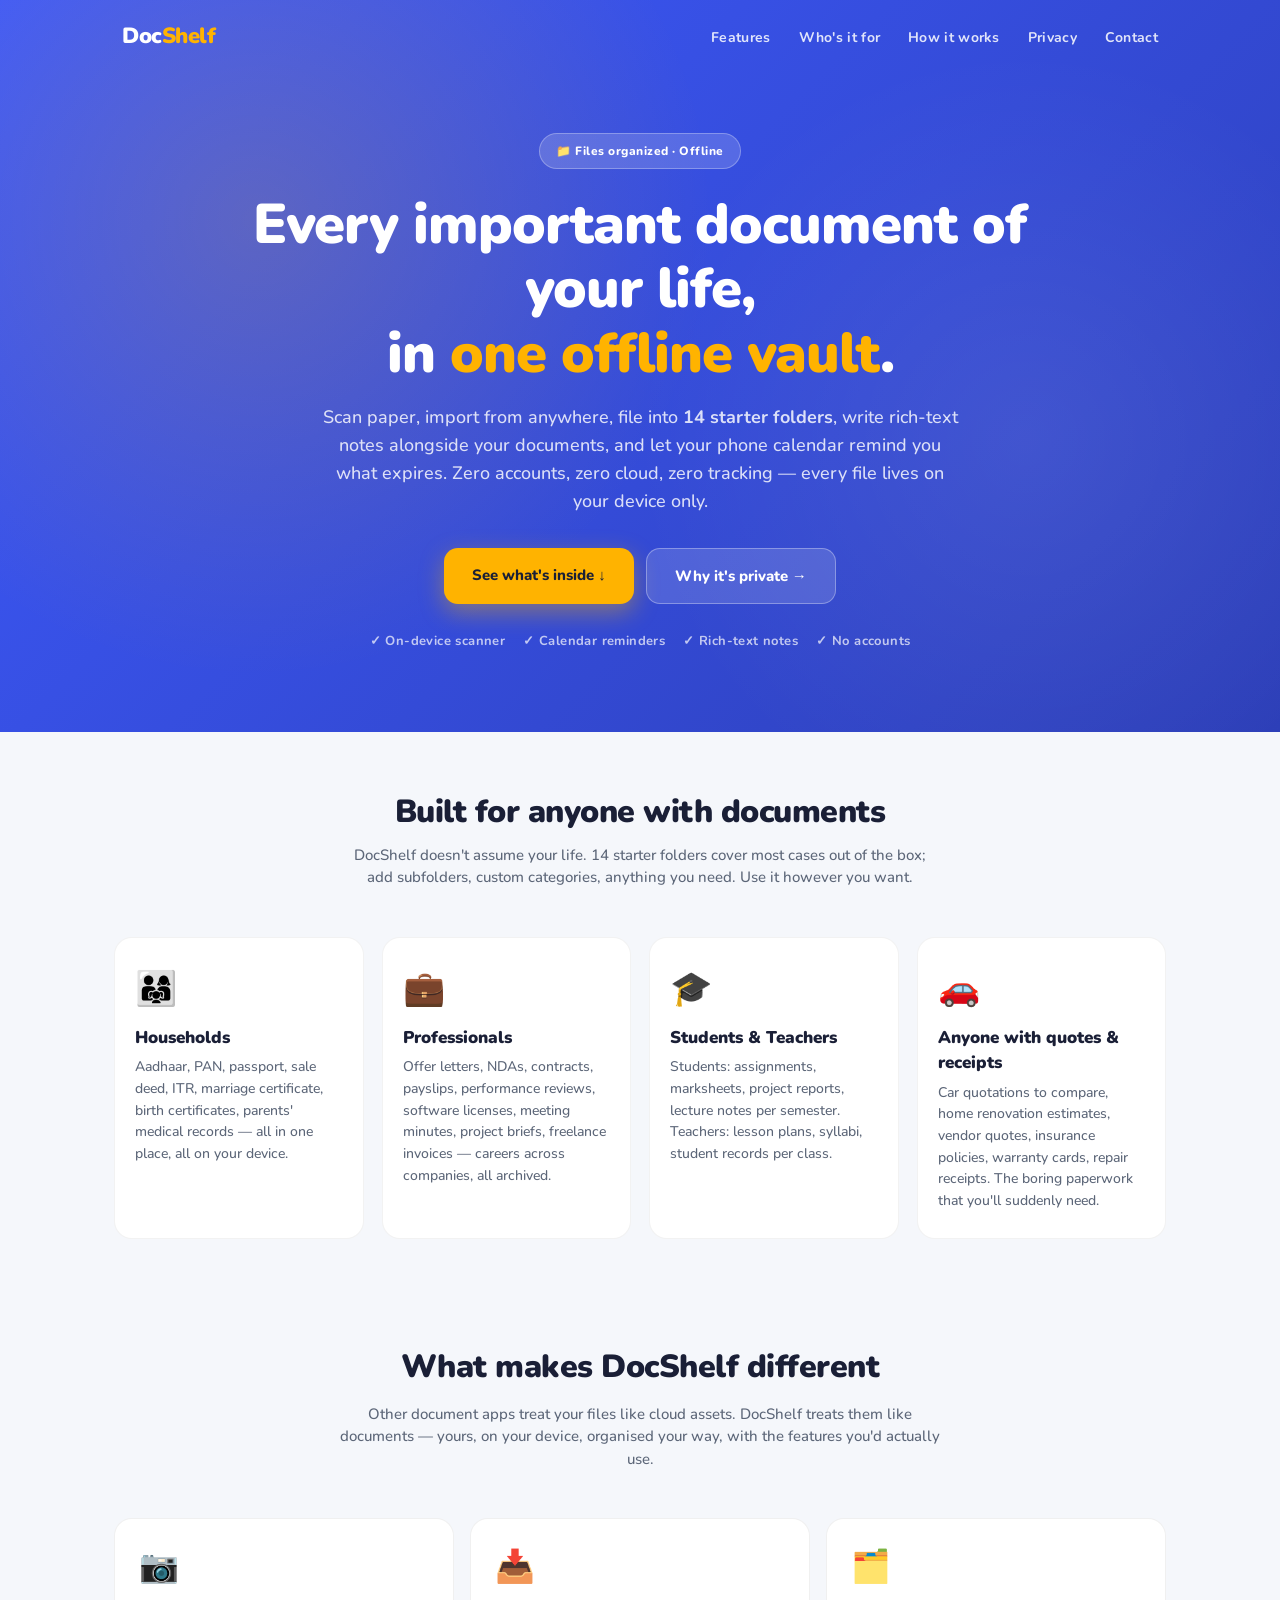
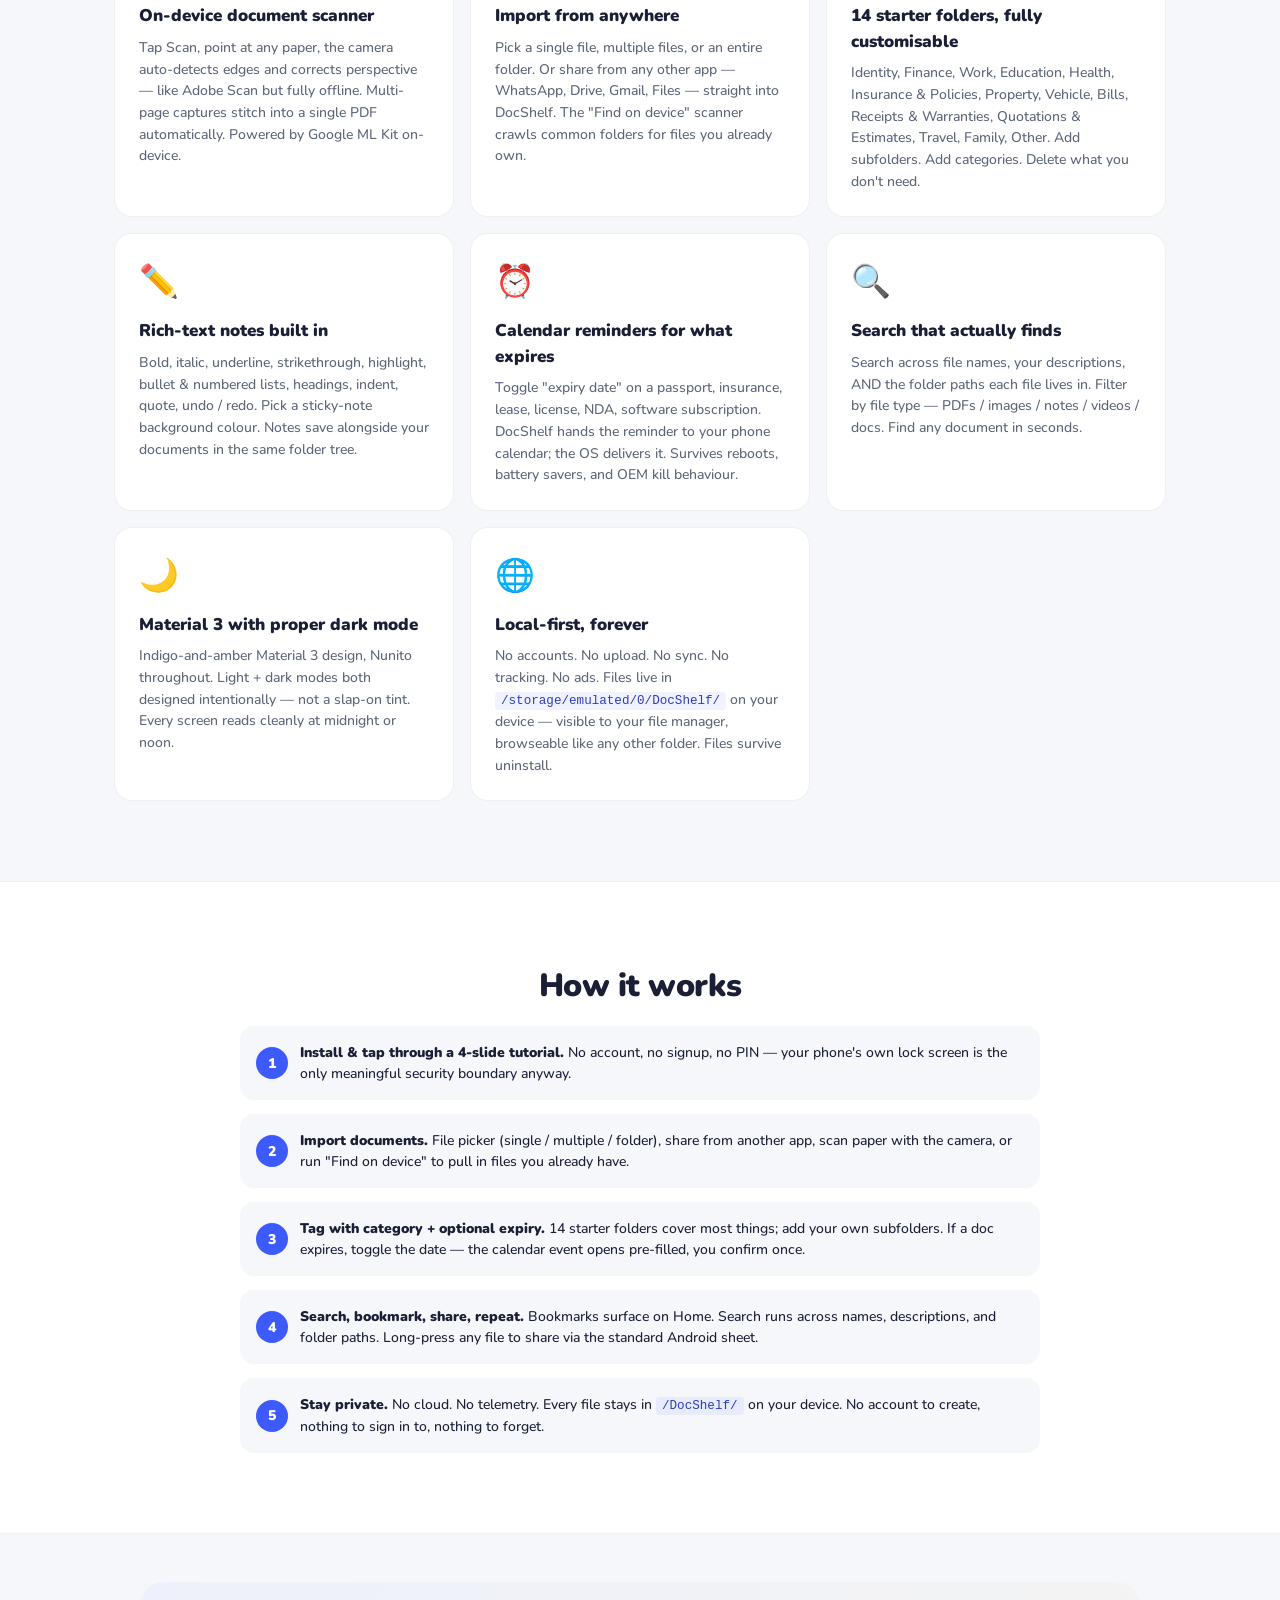
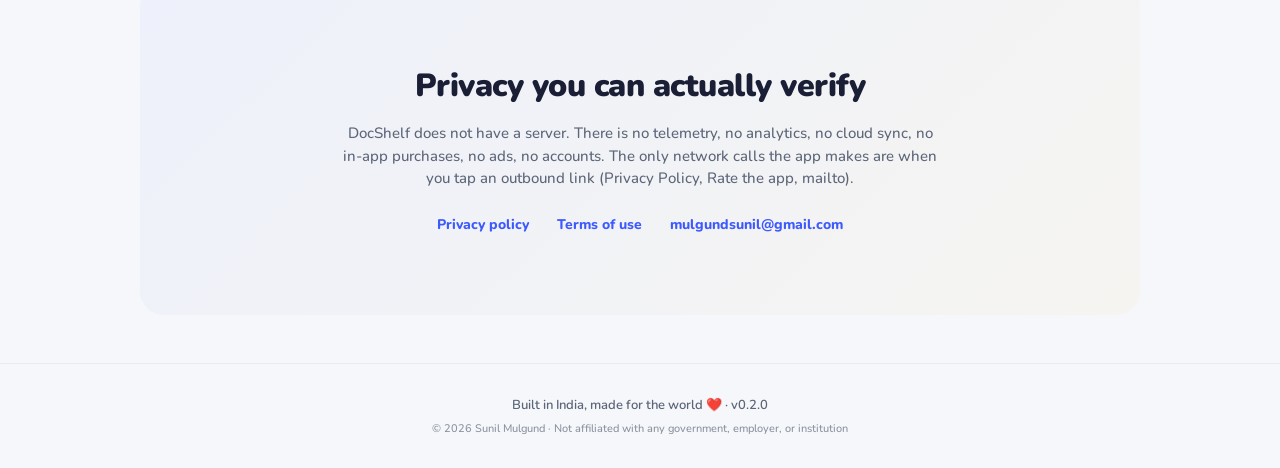
<file: docs/index.html>
<!doctype html>
<html lang="en">
<head>
  <meta charset="utf-8" />
  <meta name="viewport" content="width=device-width, initial-scale=1" />
  <title>DocShelf — Files organized · Offline</title>
  <meta name="description" content="DocShelf is a privacy-first document vault. Scan paper, import from anywhere, organise into 14 starter folders, write rich-text notes, and let your phone calendar remind you what expires. Local-first. No accounts. No cloud. No ads." />
  <meta name="theme-color" content="#3D5AFE" />
  <meta property="og:title" content="DocShelf — Files organized · Offline" />
  <meta property="og:description" content="Every important document of your life in one offline vault on your phone. Scan, organise, remind — without a single byte leaving your device." />
  <meta property="og:type" content="website" />
  <meta property="og:url" content="https://mulgundsunil1918.github.io/Docshelf/" />
  <link rel="preconnect" href="https://fonts.googleapis.com">
  <link rel="preconnect" href="https://fonts.gstatic.com" crossorigin>
  <link href="https://fonts.googleapis.com/css2?family=Nunito:wght@400;500;600;700;800;900&display=swap" rel="stylesheet">
  <link rel="stylesheet" href="style.css" />
  <link rel="icon" href="favicon.svg" type="image/svg+xml" />
</head>
<body>

<header class="hero">
  <nav class="nav">
    <a class="brand" href="./">
      <span class="brand-doc">Doc</span><span class="brand-shelf">Shelf</span>
    </a>
    <div class="nav-links">
      <a href="#features">Features</a>
      <a href="#who">Who's it for</a>
      <a href="#how">How it works</a>
      <a href="#privacy">Privacy</a>
      <a href="mailto:mulgundsunil@gmail.com">Contact</a>
    </div>
  </nav>

  <div class="hero-content">
    <span class="badge">📁  Files organized · Offline</span>
    <h1>
      Every important document of your life,<br>
      in <span class="hl">one offline vault</span>.
    </h1>
    <p class="lead">
      Scan paper, import from anywhere, file into <strong>14 starter folders</strong>,
      write rich-text notes alongside your documents, and let your phone calendar
      remind you what expires. Zero accounts, zero cloud, zero tracking — every
      file lives on your device only.
    </p>
    <div class="cta-row">
      <a class="cta-primary" href="#features">
        See what's inside ↓
      </a>
      <a class="cta-secondary" href="#privacy">
        Why it's private →
      </a>
    </div>
    <ul class="pillars">
      <li>✓ On-device scanner</li>
      <li>✓ Calendar reminders</li>
      <li>✓ Rich-text notes</li>
      <li>✓ No accounts</li>
    </ul>
  </div>
</header>

<main>

<section id="who" class="who">
  <h2>Built for anyone with documents</h2>
  <p class="section-lead">
    DocShelf doesn't assume your life. 14 starter folders cover most cases out
    of the box; add subfolders, custom categories, anything you need. Use it
    however you want.
  </p>
  <div class="who-grid">
    <div class="who-card">
      <div class="who-icon">👨‍👩‍👧</div>
      <h3>Households</h3>
      <p>Aadhaar, PAN, passport, sale deed, ITR, marriage certificate, birth certificates, parents' medical records — all in one place, all on your device.</p>
    </div>
    <div class="who-card">
      <div class="who-icon">💼</div>
      <h3>Professionals</h3>
      <p>Offer letters, NDAs, contracts, payslips, performance reviews, software licenses, meeting minutes, project briefs, freelance invoices — careers across companies, all archived.</p>
    </div>
    <div class="who-card">
      <div class="who-icon">🎓</div>
      <h3>Students &amp; Teachers</h3>
      <p>Students: assignments, marksheets, project reports, lecture notes per semester. Teachers: lesson plans, syllabi, student records per class.</p>
    </div>
    <div class="who-card">
      <div class="who-icon">🚗</div>
      <h3>Anyone with quotes &amp; receipts</h3>
      <p>Car quotations to compare, home renovation estimates, vendor quotes, insurance policies, warranty cards, repair receipts. The boring paperwork that you'll suddenly need.</p>
    </div>
  </div>
</section>

<section id="features" class="features">
  <h2>What makes DocShelf different</h2>
  <p class="section-lead">
    Other document apps treat your files like cloud assets. DocShelf treats them
    like documents — yours, on your device, organised your way, with the
    features you'd actually use.
  </p>

  <div class="grid">
    <div class="feature-card">
      <div class="feature-icon">📷</div>
      <h3>On-device document scanner</h3>
      <p>Tap Scan, point at any paper, the camera auto-detects edges and corrects perspective — like Adobe Scan but fully offline. Multi-page captures stitch into a single PDF automatically. Powered by Google ML Kit on-device.</p>
    </div>
    <div class="feature-card">
      <div class="feature-icon">📥</div>
      <h3>Import from anywhere</h3>
      <p>Pick a single file, multiple files, or an entire folder. Or share from any other app — WhatsApp, Drive, Gmail, Files — straight into DocShelf. The "Find on device" scanner crawls common folders for files you already own.</p>
    </div>
    <div class="feature-card">
      <div class="feature-icon">🗂️</div>
      <h3>14 starter folders, fully customisable</h3>
      <p>Identity, Finance, Work, Education, Health, Insurance &amp; Policies, Property, Vehicle, Bills, Receipts &amp; Warranties, Quotations &amp; Estimates, Travel, Family, Other. Add subfolders. Add categories. Delete what you don't need.</p>
    </div>
    <div class="feature-card">
      <div class="feature-icon">✏️</div>
      <h3>Rich-text notes built in</h3>
      <p>Bold, italic, underline, strikethrough, highlight, bullet &amp; numbered lists, headings, indent, quote, undo / redo. Pick a sticky-note background colour. Notes save alongside your documents in the same folder tree.</p>
    </div>
    <div class="feature-card">
      <div class="feature-icon">⏰</div>
      <h3>Calendar reminders for what expires</h3>
      <p>Toggle "expiry date" on a passport, insurance, lease, license, NDA, software subscription. DocShelf hands the reminder to your phone calendar; the OS delivers it. Survives reboots, battery savers, and OEM kill behaviour.</p>
    </div>
    <div class="feature-card">
      <div class="feature-icon">🔍</div>
      <h3>Search that actually finds</h3>
      <p>Search across file names, your descriptions, AND the folder paths each file lives in. Filter by file type — PDFs / images / notes / videos / docs. Find any document in seconds.</p>
    </div>
    <div class="feature-card">
      <div class="feature-icon">🌙</div>
      <h3>Material 3 with proper dark mode</h3>
      <p>Indigo-and-amber Material 3 design, Nunito throughout. Light + dark modes both designed intentionally — not a slap-on tint. Every screen reads cleanly at midnight or noon.</p>
    </div>
    <div class="feature-card">
      <div class="feature-icon">🌐</div>
      <h3>Local-first, forever</h3>
      <p>No accounts. No upload. No sync. No tracking. No ads. Files live in <code>/storage/emulated/0/DocShelf/</code> on your device — visible to your file manager, browseable like any other folder. Files survive uninstall.</p>
    </div>
  </div>
</section>

<section id="how" class="how">
  <h2>How it works</h2>
  <ol class="steps">
    <li><strong>Install &amp; tap through a 4-slide tutorial.</strong> No account, no signup, no PIN — your phone's own lock screen is the only meaningful security boundary anyway.</li>
    <li><strong>Import documents.</strong> File picker (single / multiple / folder), share from another app, scan paper with the camera, or run "Find on device" to pull in files you already have.</li>
    <li><strong>Tag with category + optional expiry.</strong> 14 starter folders cover most things; add your own subfolders. If a doc expires, toggle the date — the calendar event opens pre-filled, you confirm once.</li>
    <li><strong>Search, bookmark, share, repeat.</strong> Bookmarks surface on Home. Search runs across names, descriptions, and folder paths. Long-press any file to share via the standard Android sheet.</li>
    <li><strong>Stay private.</strong> No cloud. No telemetry. Every file stays in <code>/DocShelf/</code> on your device. No account to create, nothing to sign in to, nothing to forget.</li>
  </ol>
</section>

<section id="privacy" class="privacy-block">
  <h2>Privacy you can actually verify</h2>
  <p>DocShelf does not have a server. There is no telemetry, no analytics, no cloud sync, no in-app purchases, no ads, no accounts. The only network calls the app makes are when you tap an outbound link (Privacy Policy, Rate the app, mailto).</p>
  <div class="privacy-links">
    <a href="privacy.html">Privacy policy</a>
    <a href="terms.html">Terms of use</a>
    <a href="mailto:mulgundsunil@gmail.com">mulgundsunil@gmail.com</a>
  </div>
</section>

</main>

<footer>
  <p>Built in India, made for the world ❤️ · v0.2.0</p>
  <p class="footer-meta">© 2026 Sunil Mulgund · Not affiliated with any government, employer, or institution</p>
</footer>

</body>
</html>
</file>
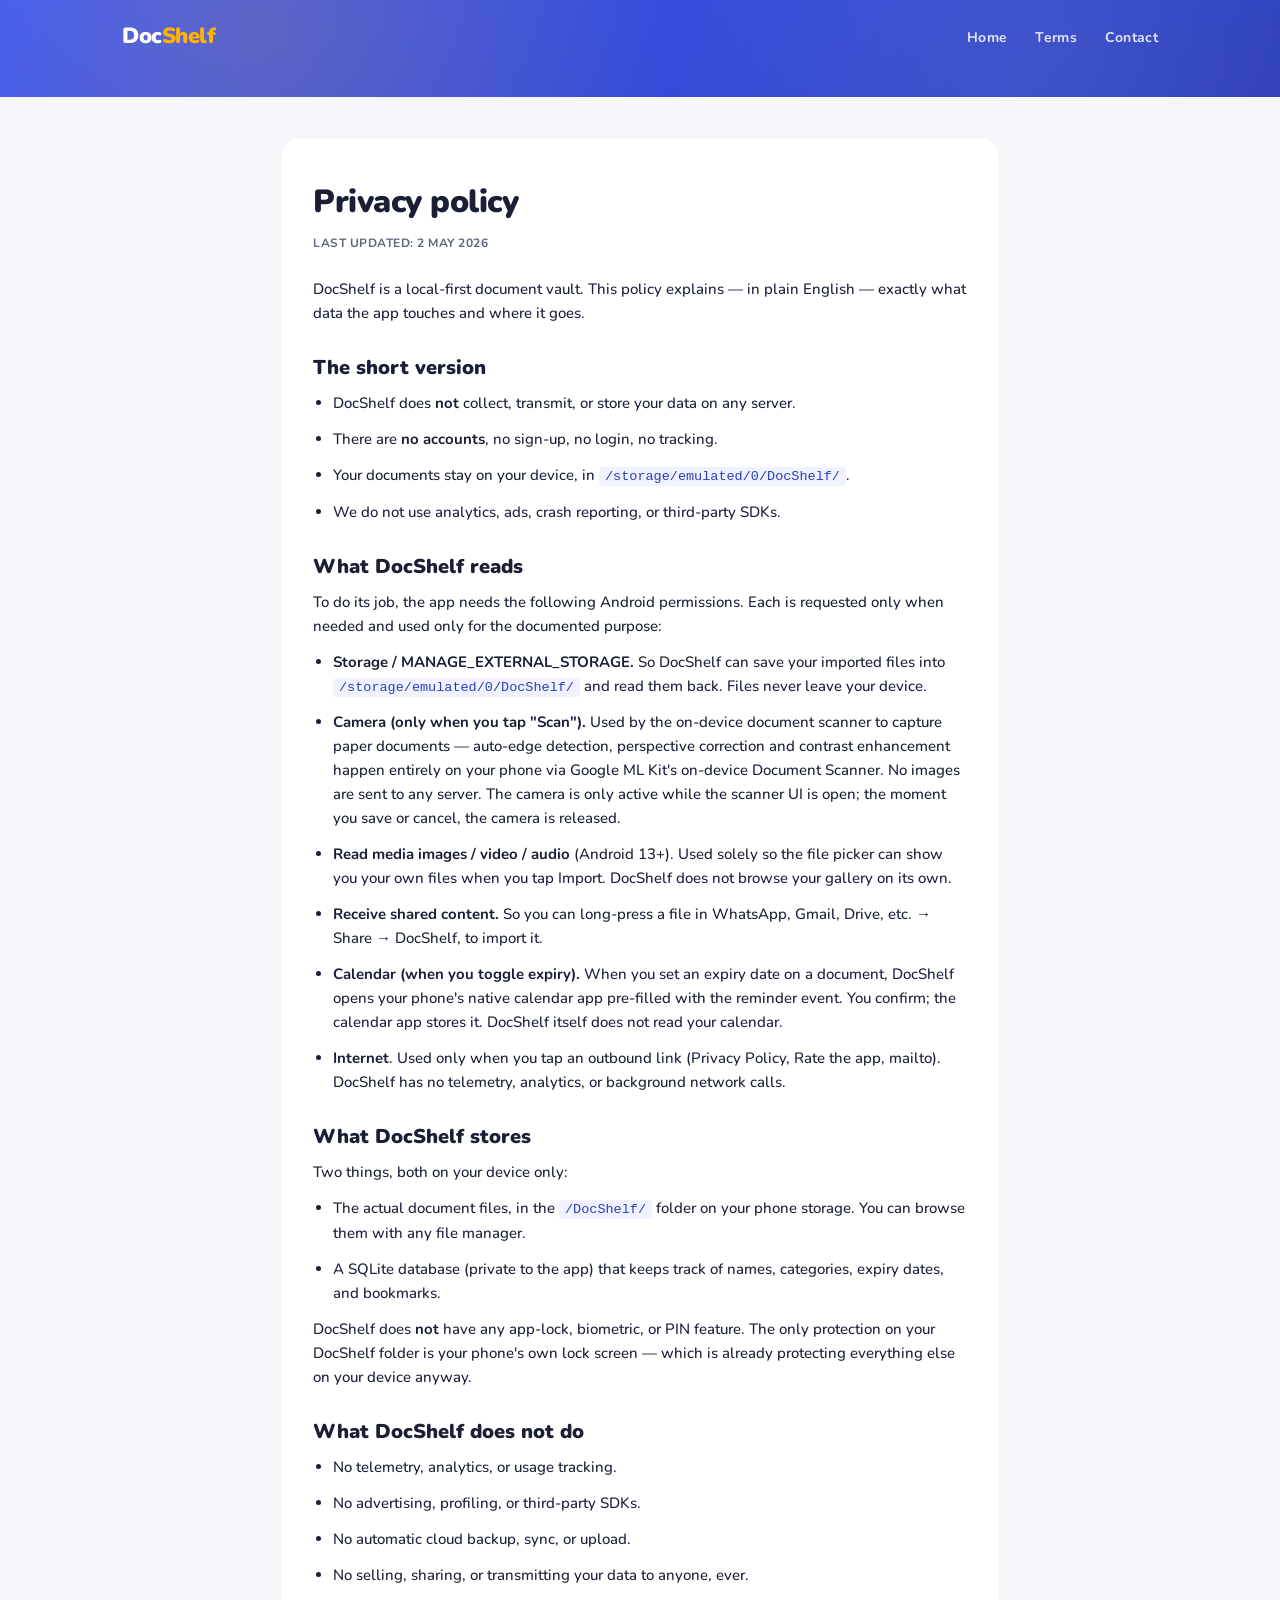
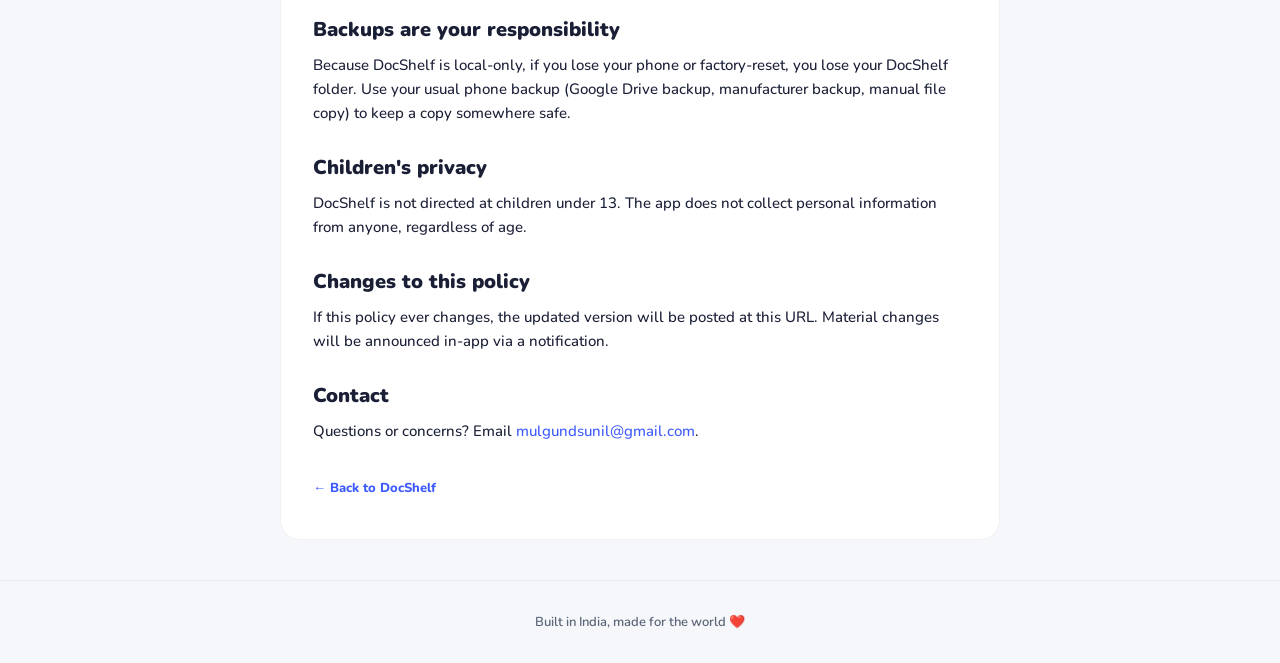
<file: docs/privacy.html>
<!doctype html>
<html lang="en">
<head>
  <meta charset="utf-8" />
  <meta name="viewport" content="width=device-width, initial-scale=1" />
  <title>Privacy policy · DocShelf</title>
  <meta name="theme-color" content="#3D5AFE" />
  <link rel="preconnect" href="https://fonts.googleapis.com">
  <link rel="preconnect" href="https://fonts.gstatic.com" crossorigin>
  <link href="https://fonts.googleapis.com/css2?family=Nunito:wght@400;500;600;700;800;900&display=swap" rel="stylesheet">
  <link rel="stylesheet" href="style.css" />
  <link rel="icon" href="favicon.svg" type="image/svg+xml" />
</head>
<body>

<header class="hero" style="padding-bottom:24px;">
  <nav class="nav">
    <a class="brand" href="./"><span class="brand-doc">Doc</span><span class="brand-shelf">Shelf</span></a>
    <div class="nav-links">
      <a href="./">Home</a>
      <a href="terms.html">Terms</a>
      <a href="mailto:mulgundsunil@gmail.com">Contact</a>
    </div>
  </nav>
</header>

<article class="article">
  <h1>Privacy policy</h1>
  <p class="last-updated">Last updated: 2 May 2026</p>

  <p>
    DocShelf is a local-first document vault. This policy explains —
    in plain English — exactly what data the app touches and where it goes.
  </p>

  <h2>The short version</h2>
  <ul>
    <li>DocShelf does <strong>not</strong> collect, transmit, or store your data on any server.</li>
    <li>There are <strong>no accounts</strong>, no sign-up, no login, no tracking.</li>
    <li>Your documents stay on your device, in <code>/storage/emulated/0/DocShelf/</code>.</li>
    <li>We do not use analytics, ads, crash reporting, or third-party SDKs.</li>
  </ul>

  <h2>What DocShelf reads</h2>
  <p>
    To do its job, the app needs the following Android permissions. Each is requested
    only when needed and used only for the documented purpose:
  </p>
  <ul>
    <li><strong>Storage / MANAGE_EXTERNAL_STORAGE.</strong> So DocShelf can save your imported files into <code>/storage/emulated/0/DocShelf/</code> and read them back. Files never leave your device.</li>
    <li><strong>Camera (only when you tap "Scan").</strong> Used by the on-device document scanner to capture paper documents — auto-edge detection, perspective correction and contrast enhancement happen entirely on your phone via Google ML Kit's on-device Document Scanner. No images are sent to any server. The camera is only active while the scanner UI is open; the moment you save or cancel, the camera is released.</li>
    <li><strong>Read media images / video / audio</strong> (Android 13+). Used solely so the file picker can show you your own files when you tap Import. DocShelf does not browse your gallery on its own.</li>
    <li><strong>Receive shared content.</strong> So you can long-press a file in WhatsApp, Gmail, Drive, etc. → Share → DocShelf, to import it.</li>
    <li><strong>Calendar (when you toggle expiry).</strong> When you set an expiry date on a document, DocShelf opens your phone's native calendar app pre-filled with the reminder event. You confirm; the calendar app stores it. DocShelf itself does not read your calendar.</li>
    <li><strong>Internet</strong>. Used only when you tap an outbound link (Privacy Policy, Rate the app, mailto). DocShelf has no telemetry, analytics, or background network calls.</li>
  </ul>

  <h2>What DocShelf stores</h2>
  <p>
    Two things, both on your device only:
  </p>
  <ul>
    <li>The actual document files, in the <code>/DocShelf/</code> folder on your phone storage. You can browse them with any file manager.</li>
    <li>A SQLite database (private to the app) that keeps track of names, categories, expiry dates, and bookmarks.</li>
  </ul>
  <p>
    DocShelf does <strong>not</strong> have any app-lock, biometric, or PIN feature. The
    only protection on your DocShelf folder is your phone's own lock screen — which is
    already protecting everything else on your device anyway.
  </p>

  <h2>What DocShelf does not do</h2>
  <ul>
    <li>No telemetry, analytics, or usage tracking.</li>
    <li>No advertising, profiling, or third-party SDKs.</li>
    <li>No automatic cloud backup, sync, or upload.</li>
    <li>No selling, sharing, or transmitting your data to anyone, ever.</li>
  </ul>

  <h2>Backups are your responsibility</h2>
  <p>
    Because DocShelf is local-only, if you lose your phone or factory-reset, you lose
    your DocShelf folder. Use your usual phone backup (Google Drive backup,
    manufacturer backup, manual file copy) to keep a copy somewhere safe.
  </p>

  <h2>Children's privacy</h2>
  <p>
    DocShelf is not directed at children under 13. The app does not collect
    personal information from anyone, regardless of age.
  </p>

  <h2>Changes to this policy</h2>
  <p>
    If this policy ever changes, the updated version will be posted at this URL.
    Material changes will be announced in-app via a notification.
  </p>

  <h2>Contact</h2>
  <p>
    Questions or concerns? Email <a href="mailto:mulgundsunil@gmail.com">mulgundsunil@gmail.com</a>.
  </p>

  <a class="back" href="./">← Back to DocShelf</a>
</article>

<footer>
  <p>Built in India, made for the world ❤️</p>
</footer>

</body>
</html>
</file>
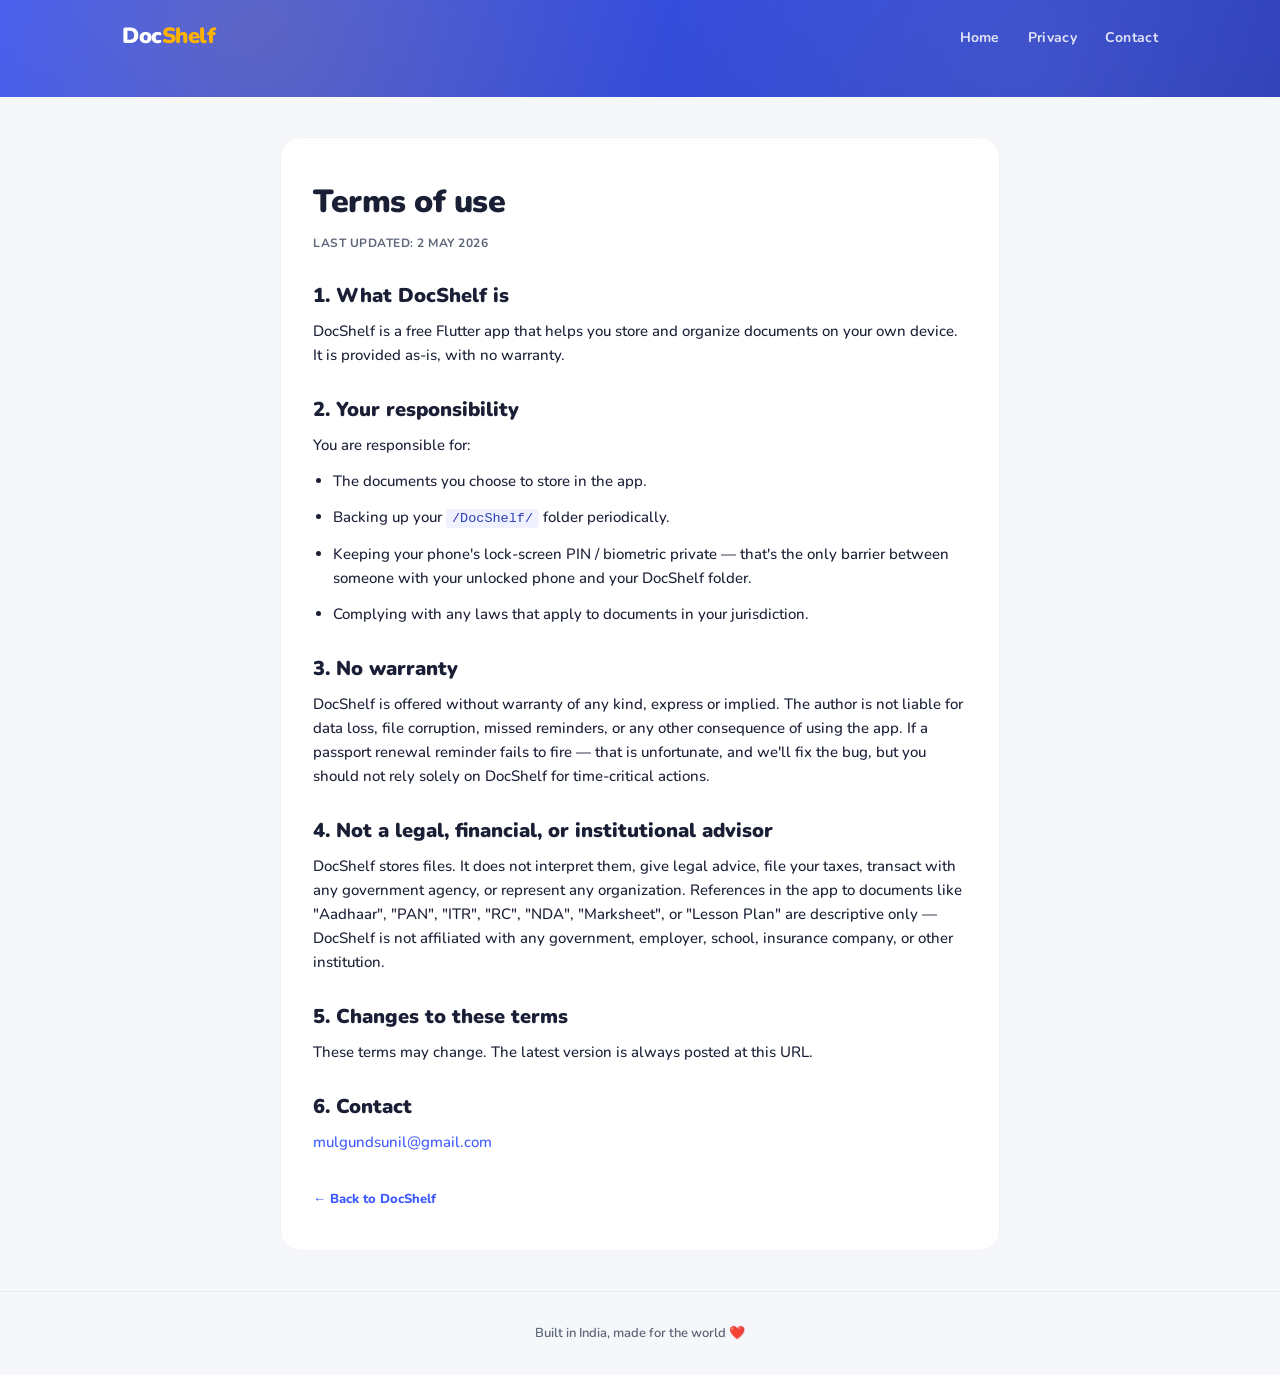
<file: docs/terms.html>
<!doctype html>
<html lang="en">
<head>
  <meta charset="utf-8" />
  <meta name="viewport" content="width=device-width, initial-scale=1" />
  <title>Terms of use · DocShelf</title>
  <meta name="theme-color" content="#3D5AFE" />
  <link rel="preconnect" href="https://fonts.googleapis.com">
  <link rel="preconnect" href="https://fonts.gstatic.com" crossorigin>
  <link href="https://fonts.googleapis.com/css2?family=Nunito:wght@400;500;600;700;800;900&display=swap" rel="stylesheet">
  <link rel="stylesheet" href="style.css" />
  <link rel="icon" href="favicon.svg" type="image/svg+xml" />
</head>
<body>

<header class="hero" style="padding-bottom:24px;">
  <nav class="nav">
    <a class="brand" href="./"><span class="brand-doc">Doc</span><span class="brand-shelf">Shelf</span></a>
    <div class="nav-links">
      <a href="./">Home</a>
      <a href="privacy.html">Privacy</a>
      <a href="mailto:mulgundsunil@gmail.com">Contact</a>
    </div>
  </nav>
</header>

<article class="article">
  <h1>Terms of use</h1>
  <p class="last-updated">Last updated: 2 May 2026</p>

  <h2>1. What DocShelf is</h2>
  <p>
    DocShelf is a free Flutter app that helps you store and organize
    documents on your own device. It is provided as-is, with no warranty.
  </p>

  <h2>2. Your responsibility</h2>
  <p>
    You are responsible for:
  </p>
  <ul>
    <li>The documents you choose to store in the app.</li>
    <li>Backing up your <code>/DocShelf/</code> folder periodically.</li>
    <li>Keeping your phone's lock-screen PIN / biometric private — that's the only barrier between someone with your unlocked phone and your DocShelf folder.</li>
    <li>Complying with any laws that apply to documents in your jurisdiction.</li>
  </ul>

  <h2>3. No warranty</h2>
  <p>
    DocShelf is offered without warranty of any kind, express or implied.
    The author is not liable for data loss, file corruption, missed reminders,
    or any other consequence of using the app. If a passport renewal reminder
    fails to fire — that is unfortunate, and we'll fix the bug, but you should
    not rely solely on DocShelf for time-critical actions.
  </p>

  <h2>4. Not a legal, financial, or institutional advisor</h2>
  <p>
    DocShelf stores files. It does not interpret them, give legal advice,
    file your taxes, transact with any government agency, or represent any
    organization. References in the app to documents like "Aadhaar", "PAN",
    "ITR", "RC", "NDA", "Marksheet", or "Lesson Plan" are descriptive only —
    DocShelf is not affiliated with any government, employer, school,
    insurance company, or other institution.
  </p>

  <h2>5. Changes to these terms</h2>
  <p>
    These terms may change. The latest version is always posted at this URL.
  </p>

  <h2>6. Contact</h2>
  <p>
    <a href="mailto:mulgundsunil@gmail.com">mulgundsunil@gmail.com</a>
  </p>

  <a class="back" href="./">← Back to DocShelf</a>
</article>

<footer>
  <p>Built in India, made for the world ❤️</p>
</footer>

</body>
</html>
</file>
<file: docs/style.css>
:root {
  --indigo: #3D5AFE;
  --indigo-dark: #2D3FB8;
  --amber: #FFB300;
  --amber-dark: #FF8F00;
  --dark: #1A1F36;
  --gray: #5C6678;
  --light: #F5F7FB;
  --white: #FFFFFF;
}

* { box-sizing: border-box; margin: 0; padding: 0; }

html { scroll-behavior: smooth; }

body {
  font-family: 'Nunito', -apple-system, BlinkMacSystemFont, 'Segoe UI', sans-serif;
  background: var(--light);
  color: var(--dark);
  line-height: 1.5;
  -webkit-font-smoothing: antialiased;
  -moz-osx-font-smoothing: grayscale;
}

a { color: var(--indigo); text-decoration: none; }
a:hover { text-decoration: underline; }

code {
  background: rgba(61, 90, 254, 0.08);
  color: var(--indigo-dark);
  padding: 2px 6px;
  border-radius: 4px;
  font-size: 0.9em;
  font-family: 'SF Mono', Menlo, Monaco, Consolas, monospace;
}

/* ─── Hero ─────────────────────────────────────────────────────── */
.hero {
  background: linear-gradient(135deg, var(--indigo) 0%, var(--indigo-dark) 100%);
  color: var(--white);
  padding: 0 0 80px;
  position: relative;
  overflow: hidden;
}

.hero::before {
  content: '';
  position: absolute;
  inset: 0;
  background-image:
    radial-gradient(circle at 20% 30%, rgba(255,179,0,0.18) 0%, transparent 40%),
    radial-gradient(circle at 80% 60%, rgba(255,255,255,0.08) 0%, transparent 35%);
  pointer-events: none;
}

.nav {
  display: flex;
  justify-content: space-between;
  align-items: center;
  padding: 20px 32px;
  max-width: 1100px;
  margin: 0 auto;
  position: relative;
  z-index: 2;
}

.brand {
  font-size: 22px;
  font-weight: 900;
  text-decoration: none;
  color: var(--white);
  letter-spacing: -0.5px;
}

.brand-doc { color: var(--white); }
.brand-shelf { color: var(--amber); }

.nav-links a {
  color: rgba(255,255,255,0.85);
  margin-left: 24px;
  font-weight: 700;
  font-size: 14px;
  letter-spacing: 0.3px;
}

.nav-links a:hover {
  color: var(--white);
  text-decoration: none;
}

.hero-content {
  max-width: 900px;
  margin: 0 auto;
  text-align: center;
  padding: 60px 24px 0;
  position: relative;
  z-index: 2;
}

.badge {
  display: inline-block;
  background: rgba(255,255,255,0.16);
  border: 1px solid rgba(255,255,255,0.28);
  border-radius: 24px;
  padding: 8px 16px;
  font-size: 12px;
  font-weight: 800;
  letter-spacing: 0.5px;
  color: var(--white);
  margin-bottom: 24px;
}

.hero h1 {
  font-size: clamp(32px, 5vw, 56px);
  font-weight: 900;
  line-height: 1.15;
  letter-spacing: -1px;
  margin-bottom: 18px;
}

.hl { color: var(--amber); }

.lead {
  font-size: clamp(15px, 1.6vw, 18px);
  color: rgba(255,255,255,0.82);
  max-width: 640px;
  margin: 0 auto 32px;
  font-weight: 500;
  line-height: 1.55;
}

.cta-row {
  display: flex;
  gap: 12px;
  justify-content: center;
  flex-wrap: wrap;
  margin-bottom: 28px;
}

.cta-primary, .cta-secondary {
  display: inline-block;
  padding: 16px 28px;
  border-radius: 14px;
  font-weight: 800;
  font-size: 15px;
  text-decoration: none;
  transition: transform 120ms ease, box-shadow 120ms ease;
}

.cta-primary {
  background: var(--amber);
  color: var(--dark);
  box-shadow: 0 8px 24px rgba(255,179,0,0.4);
}

.cta-primary:hover {
  transform: translateY(-2px);
  box-shadow: 0 12px 32px rgba(255,179,0,0.5);
  text-decoration: none;
}

.cta-secondary {
  background: rgba(255,255,255,0.14);
  color: var(--white);
  border: 1px solid rgba(255,255,255,0.32);
}

.cta-secondary:hover {
  background: rgba(255,255,255,0.22);
  text-decoration: none;
}

.pillars {
  list-style: none;
  display: flex;
  justify-content: center;
  flex-wrap: wrap;
  gap: 8px 18px;
  font-size: 13px;
  color: rgba(255,255,255,0.7);
  font-weight: 700;
  letter-spacing: 0.4px;
}

/* ─── Sections ─────────────────────────────────────────────────── */
section {
  max-width: 1100px;
  margin: 0 auto;
  padding: 80px 24px;
}

section h2 {
  font-size: clamp(24px, 3vw, 32px);
  font-weight: 900;
  text-align: center;
  letter-spacing: -0.5px;
  margin-bottom: 12px;
}

.section-lead {
  text-align: center;
  font-size: 15px;
  color: var(--gray);
  max-width: 600px;
  margin: 0 auto 48px;
  font-weight: 500;
}

/* ─── Features grid ────────────────────────────────────────────── */
.grid {
  display: grid;
  grid-template-columns: repeat(auto-fit, minmax(260px, 1fr));
  gap: 16px;
}

.feature-card {
  background: var(--white);
  border-radius: 18px;
  padding: 24px;
  border: 1px solid rgba(0,0,0,0.06);
  transition: transform 200ms ease, box-shadow 200ms ease;
}

.feature-card:hover {
  transform: translateY(-3px);
  box-shadow: 0 12px 32px rgba(61,90,254,0.10);
}

.feature-icon {
  font-size: 32px;
  margin-bottom: 12px;
}

.feature-card h3 {
  font-size: 17px;
  font-weight: 900;
  margin-bottom: 8px;
}

.feature-card p {
  font-size: 14px;
  font-weight: 500;
  color: var(--gray);
  line-height: 1.55;
}

/* ─── How it works ─────────────────────────────────────────────── */
.how {
  background: var(--white);
  margin-top: 0;
  border-top: 1px solid rgba(0,0,0,0.05);
  border-bottom: 1px solid rgba(0,0,0,0.05);
  max-width: none;
}

.how > * { max-width: 800px; margin-left: auto; margin-right: auto; }

.steps {
  list-style: none;
  counter-reset: step;
  display: flex;
  flex-direction: column;
  gap: 14px;
  margin-top: 16px;
}

.steps li {
  counter-increment: step;
  position: relative;
  padding: 16px 16px 16px 60px;
  background: var(--light);
  border-radius: 14px;
  font-size: 14px;
  font-weight: 500;
  line-height: 1.5;
}

.steps li::before {
  content: counter(step);
  position: absolute;
  left: 16px;
  top: 50%;
  transform: translateY(-50%);
  width: 32px;
  height: 32px;
  background: var(--indigo);
  color: var(--white);
  border-radius: 50%;
  display: flex;
  align-items: center;
  justify-content: center;
  font-weight: 900;
  font-size: 14px;
}

.steps li strong { font-weight: 900; }

/* ─── Privacy block ────────────────────────────────────────────── */
.privacy-block {
  text-align: center;
  background: linear-gradient(135deg, rgba(61,90,254,0.04), rgba(255,179,0,0.04));
  border-radius: 24px;
  margin: 48px auto;
  max-width: 1000px;
}

.privacy-block p {
  max-width: 600px;
  margin: 0 auto 24px;
  font-size: 15px;
  font-weight: 500;
  color: var(--gray);
}

.privacy-links {
  display: flex;
  justify-content: center;
  flex-wrap: wrap;
  gap: 12px 28px;
  font-weight: 800;
  font-size: 14px;
}

/* ─── Footer ───────────────────────────────────────────────────── */
footer {
  text-align: center;
  padding: 32px 24px;
  border-top: 1px solid rgba(0,0,0,0.05);
  font-size: 13px;
  font-weight: 600;
  color: var(--gray);
}

.footer-meta {
  margin-top: 6px;
  font-size: 11px;
  color: rgba(92,102,120,0.7);
  font-weight: 500;
}

/* ─── Mobile ───────────────────────────────────────────────────── */
@media (max-width: 640px) {
  .nav-links a { margin-left: 16px; font-size: 13px; }
  .hero-content { padding-top: 30px; }
  .hero { padding-bottom: 60px; }
  section { padding: 60px 20px; }
  .feature-card { padding: 20px; }
}

/* ─── Article (privacy / terms) ────────────────────────────────── */
.article {
  max-width: 720px;
  background: var(--white);
  margin: 40px auto;
  padding: 40px 32px;
  border-radius: 20px;
  border: 1px solid rgba(0,0,0,0.05);
}

.article h1 {
  font-size: 32px;
  font-weight: 900;
  margin-bottom: 8px;
  letter-spacing: -0.5px;
}

.article .last-updated {
  font-size: 12px;
  color: var(--gray);
  font-weight: 700;
  letter-spacing: 0.5px;
  margin-bottom: 24px;
  text-transform: uppercase;
}

.article h2 {
  font-size: 20px;
  font-weight: 900;
  margin: 28px 0 8px;
  text-align: left;
}

.article p, .article li {
  font-size: 15px;
  line-height: 1.6;
  margin-bottom: 12px;
  color: var(--dark);
  font-weight: 500;
}

.article ul {
  margin-left: 20px;
  margin-bottom: 12px;
}

.article a.back {
  display: inline-block;
  margin-top: 24px;
  font-weight: 800;
  font-size: 13px;
}

/* ─── "Who's it for" section ─────────────────────────────────────── */
.who {
  max-width: 1100px;
  margin: 0 auto;
  padding: 56px 24px 24px;
  text-align: center;
}

.who h2 {
  font-size: 32px;
  font-weight: 900;
  letter-spacing: -0.5px;
  margin-bottom: 8px;
}

.who-grid {
  display: grid;
  grid-template-columns: repeat(auto-fit, minmax(240px, 1fr));
  gap: 18px;
  margin-top: 32px;
}

.who-card {
  background: var(--white);
  border: 1px solid rgba(0,0,0,0.05);
  border-radius: 18px;
  padding: 26px 20px;
  text-align: left;
  transition: transform 160ms ease, box-shadow 160ms ease;
}

.who-card:hover {
  transform: translateY(-3px);
  box-shadow: 0 14px 30px -18px rgba(61,90,254,0.32);
}

.who-icon {
  font-size: 34px;
  margin-bottom: 10px;
}

.who-card h3 {
  font-size: 17px;
  font-weight: 900;
  margin-bottom: 6px;
}

.who-card p {
  font-size: 14px;
  font-weight: 500;
  color: var(--gray);
  line-height: 1.55;
}
</file>
